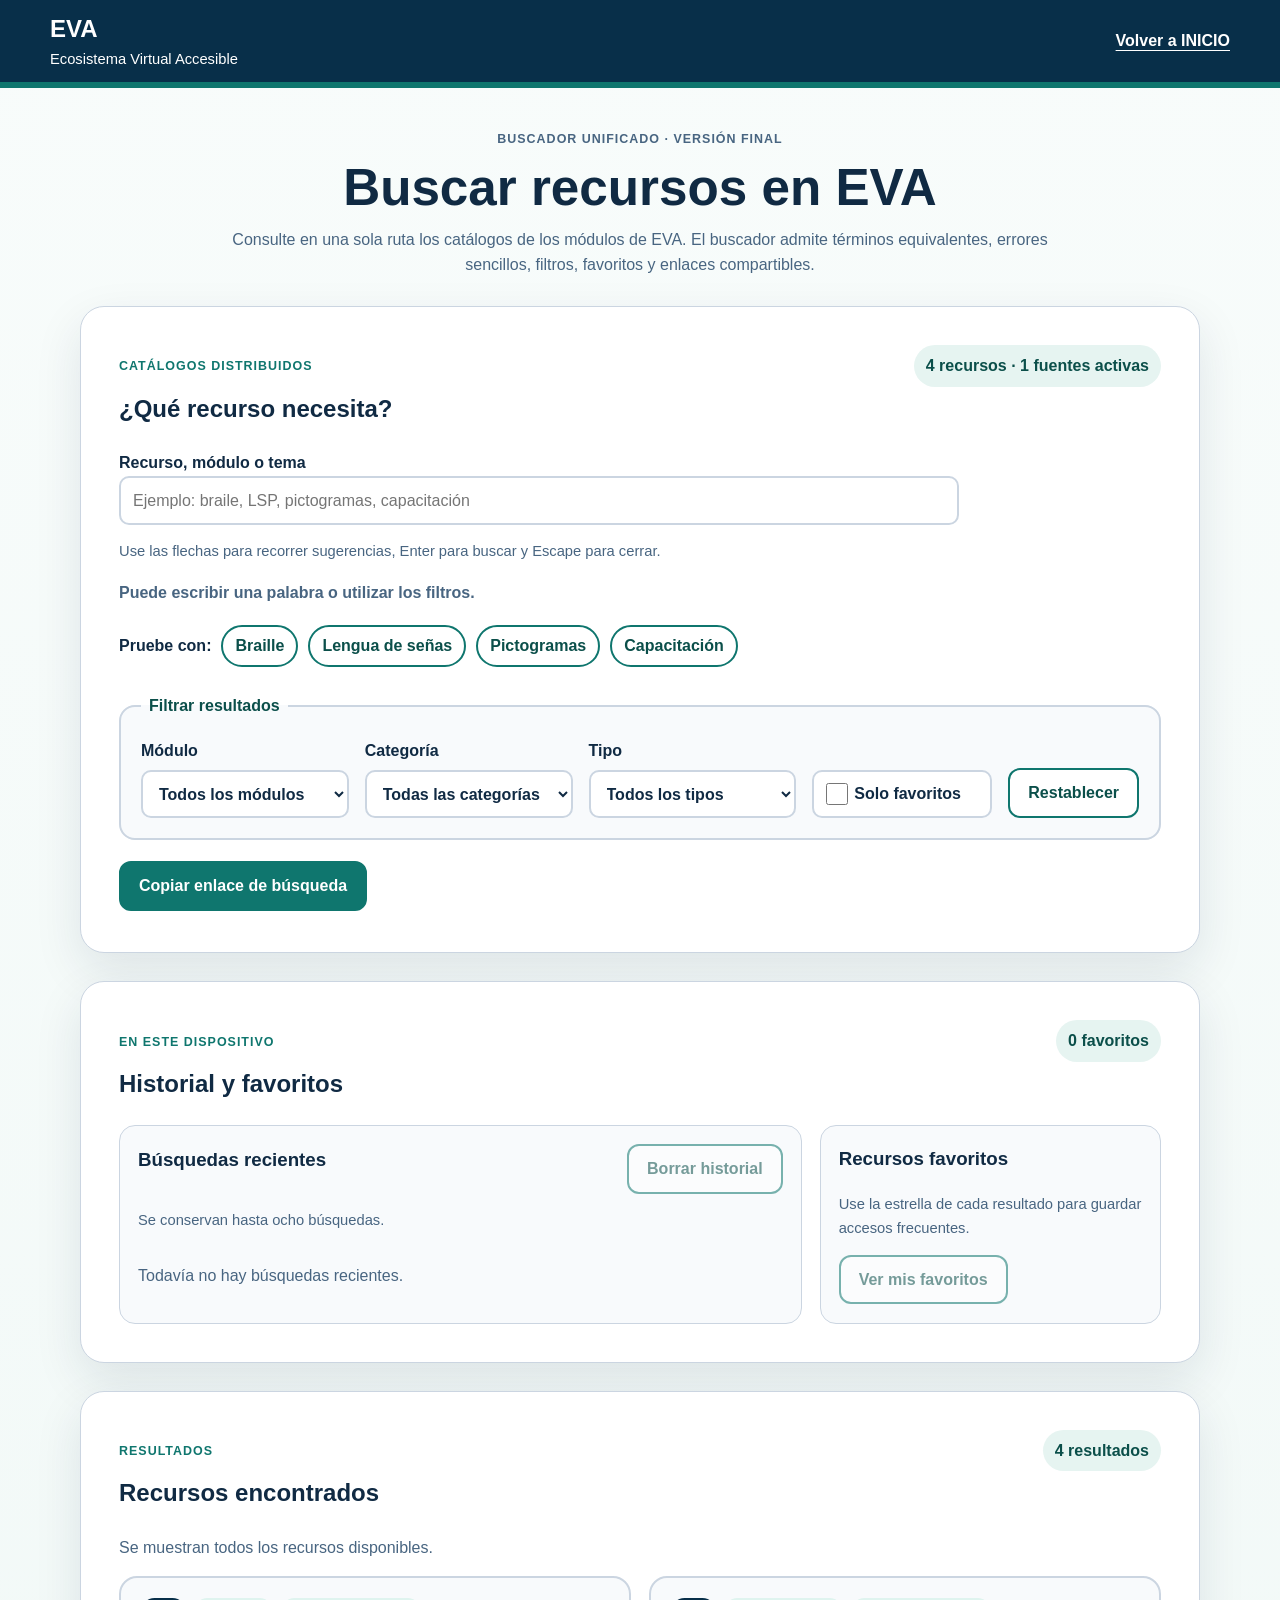
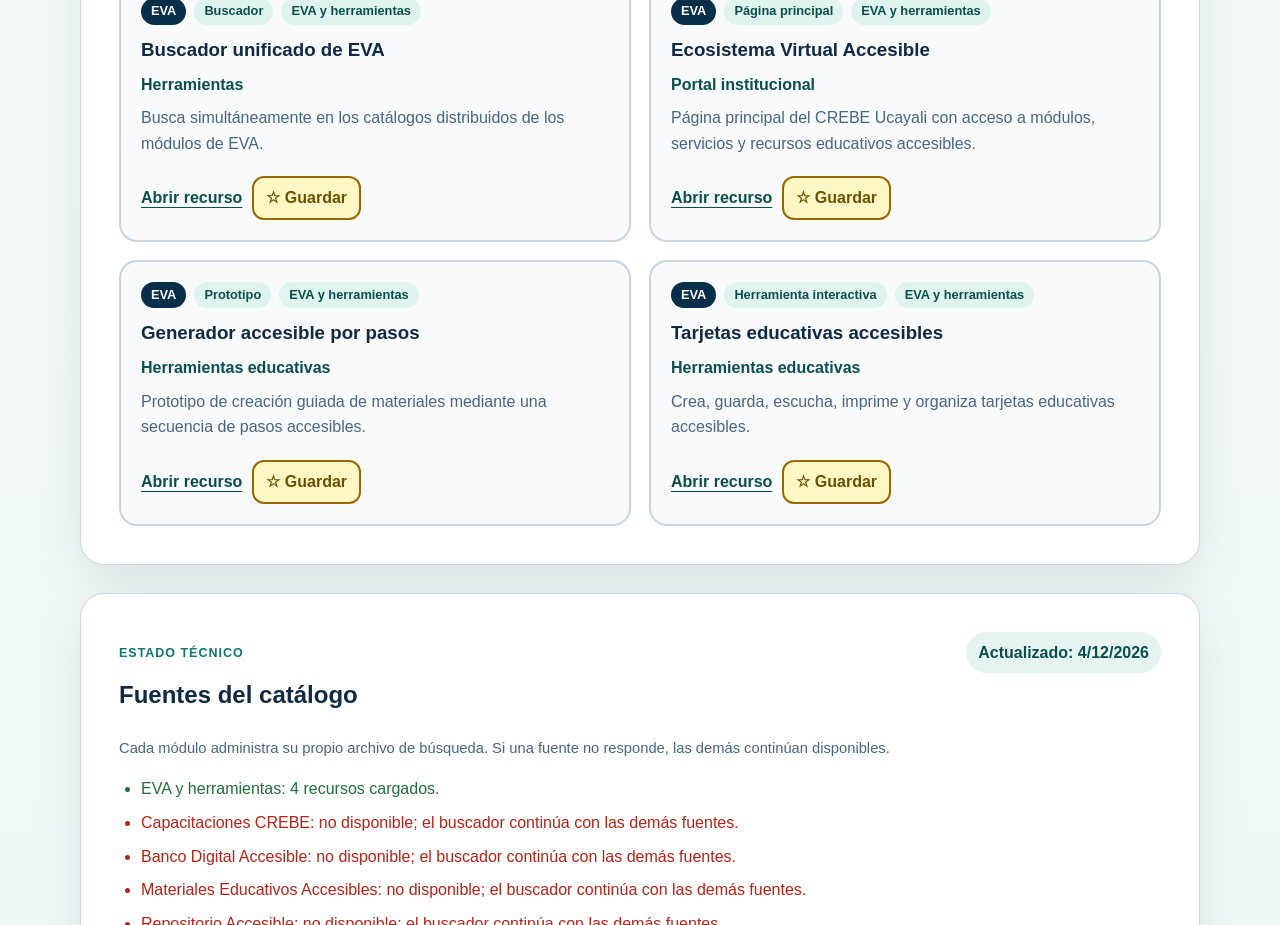
<file: buscar/index.html>
<!DOCTYPE html>
<html lang="es">
<head>
  <meta charset="utf-8">
  <meta http-equiv="Content-Security-Policy" content="default-src 'self'; base-uri 'self'; object-src 'none'; script-src 'self'; style-src 'self'; img-src 'self' data:; font-src 'self'; connect-src 'self' https://dteimbhwtzghhsijeeld.supabase.co; media-src 'self'; frame-src 'none'; form-action 'self'; manifest-src 'self'; worker-src 'self'; upgrade-insecure-requests">
  <meta name="viewport" content="width=device-width, initial-scale=1">
  <title>Buscar recursos en EVA | CREBE Ucayali</title>
  <meta name="description" content="Buscador unificado y accesible de módulos, materiales, noticias, capacitaciones y recursos del Ecosistema Virtual Accesible.">
  <link rel="canonical" href="https://crebeucayali.github.io/buscar/">
  <link rel="stylesheet" href="estilos.css?v=5">
<link rel="icon" type="image/webp" href="https://crebeucayali.github.io/materiales-educativos-accesibles/logo-crebe.webp?v=20261105">
</head>
<body>
  <a class="saltar" href="#contenido-principal">Saltar al contenido principal</a>
  <header class="cabecera">
    <div class="cabecera-interior">
      <a class="marca" href="../"><strong>EVA</strong><span>Ecosistema Virtual Accesible</span></a>
      <a class="volver" href="../">Volver a INICIO</a>
    </div>
  </header>

  <main id="contenido-principal" class="contenedor">
    <section class="presentacion" aria-labelledby="titulo-pagina">
      <p class="etiqueta">Buscador unificado · Versión final</p>
      <h1 id="titulo-pagina">Buscar recursos en EVA</h1>
      <p>Consulte en una sola ruta los catálogos de los módulos de EVA. El buscador admite términos equivalentes, errores sencillos, filtros, favoritos y enlaces compartibles.</p>
    </section>

    <section class="panel" aria-labelledby="titulo-buscador">
      <div class="encabezado-seccion">
        <div><p class="etiqueta-seccion">Catálogos distribuidos</p><h2 id="titulo-buscador">¿Qué recurso necesita?</h2></div>
        <p id="estado-catalogo" class="insignia" role="status" aria-live="polite">Cargando fuentes…</p>
      </div>

      <div class="campo-autocompletado">
        <label for="buscador">Recurso, módulo o tema</label>
        <div class="entrada-con-boton">
          <input id="buscador" type="search" autocomplete="off" placeholder="Ejemplo: braile, LSP, pictogramas, capacitación" role="combobox" aria-autocomplete="list" aria-expanded="false" aria-controls="lista-sugerencias" aria-activedescendant="" aria-describedby="ayuda-buscador estado-buscador estado-correccion" disabled>
          <button id="limpiar" type="button" hidden>Limpiar</button>
        </div>
        <p id="ayuda-buscador" class="ayuda">Use las flechas para recorrer sugerencias, Enter para buscar y Escape para cerrar.</p>
        <ul id="lista-sugerencias" class="lista-sugerencias" role="listbox" hidden></ul>
        <p id="estado-buscador" class="estado" role="status" aria-live="polite">Espere mientras se cargan los catálogos.</p>
        <p id="estado-correccion" class="correccion" role="status" aria-live="polite" hidden></p>
      </div>

      <div class="sugerencias-rapidas" aria-label="Búsquedas sugeridas">
        <span>Pruebe con:</span>
        <button type="button" data-consulta="braille">Braille</button>
        <button type="button" data-consulta="lengua de señas">Lengua de señas</button>
        <button type="button" data-consulta="pictogramas">Pictogramas</button>
        <button type="button" data-consulta="capacitación">Capacitación</button>
      </div>

      <fieldset class="filtros">
        <legend>Filtrar resultados</legend>
        <div class="filtros-cuadricula">
          <label>Módulo<select id="filtro-modulo" disabled><option value="">Todos los módulos</option></select></label>
          <label>Categoría<select id="filtro-categoria" disabled><option value="">Todas las categorías</option></select></label>
          <label>Tipo<select id="filtro-tipo" disabled><option value="">Todos los tipos</option></select></label>
          <label class="casilla"><input id="solo-favoritos" type="checkbox" disabled> Solo favoritos</label>
          <button id="restablecer-filtros" type="button" disabled>Restablecer</button>
        </div>
      </fieldset>

      <div class="acciones-busqueda">
        <button id="compartir-busqueda" type="button" class="principal" disabled>Copiar enlace de búsqueda</button>
        <p id="estado-compartir" class="estado" role="status" aria-live="polite"></p>
      </div>
    </section>

    <section class="panel personal" aria-labelledby="titulo-personalizacion">
      <div class="encabezado-seccion"><div><p class="etiqueta-seccion">En este dispositivo</p><h2 id="titulo-personalizacion">Historial y favoritos</h2></div><p id="contador-favoritos" class="insignia" aria-live="polite">0 favoritos</p></div>
      <div class="personal-cuadricula">
        <article><div class="bloque-encabezado"><h3>Búsquedas recientes</h3><button id="borrar-historial" type="button" disabled>Borrar historial</button></div><p class="ayuda">Se conservan hasta ocho búsquedas.</p><div id="historial-busquedas" class="historial"><p class="vacio-pequeno">Todavía no hay búsquedas recientes.</p></div></article>
        <article><h3>Recursos favoritos</h3><p class="ayuda">Use la estrella de cada resultado para guardar accesos frecuentes.</p><button id="ver-favoritos" type="button" disabled>Ver mis favoritos</button></article>
      </div>
    </section>

    <section class="panel resultados" aria-labelledby="titulo-resultados">
      <div class="encabezado-seccion"><div><p class="etiqueta-seccion">Resultados</p><h2 id="titulo-resultados">Recursos encontrados</h2></div><p id="contador-resultados" class="insignia" aria-live="polite">Cargando…</p></div>
      <p id="resumen-filtros" class="resumen">Todavía no se aplicaron filtros.</p>
      <div id="lista-resultados" class="lista-resultados" aria-label="Resultados de búsqueda"><p class="vacio">Cargando recursos…</p></div>
    </section>

    <section class="panel fuentes" aria-labelledby="titulo-fuentes">
      <div class="encabezado-seccion"><div><p class="etiqueta-seccion">Estado técnico</p><h2 id="titulo-fuentes">Fuentes del catálogo</h2></div><p id="fecha-indice" class="insignia">Sin actualizar</p></div>
      <p class="ayuda">Cada módulo administra su propio archivo de búsqueda. Si una fuente no responde, las demás continúan disponibles.</p>
      <ul id="lista-fuentes" class="lista-fuentes"><li>Cargando fuentes…</li></ul>
    </section>

    <section class="explicacion" aria-labelledby="titulo-fases">
      <h2 id="titulo-fases">Desarrollo del buscador</h2>
      <div class="fases">
        <article><h3>Fase 1 · Completada</h3><p>Catálogo JSON, resultados y filtros.</p></article>
        <article><h3>Fase 2 · Completada</h3><p>Sinónimos, errores, historial, favoritos y enlaces.</p></article>
        <article class="fase-actual"><h3>Fase 3 · Completada</h3><p>Catálogos por módulo, ruta definitiva e integración con EVA.</p></article>
      </div>
    </section>
  </main>

  <footer><p>Buscador institucional de EVA. Los favoritos y el historial permanecen solamente en este navegador.</p></footer>
  <script src="app.js?v=7"></script>
  <script src="https://crebeucayali.github.io/accesos-complementarios/accesibilidad/accesibilidad.js?v=12"></script>
  <script src="https://crebeucayali.github.io/accesos-complementarios/estadisticas/visitas-eva.js?v=3" data-eva-modulo="principal" defer></script>
</body>
</html>
</file>
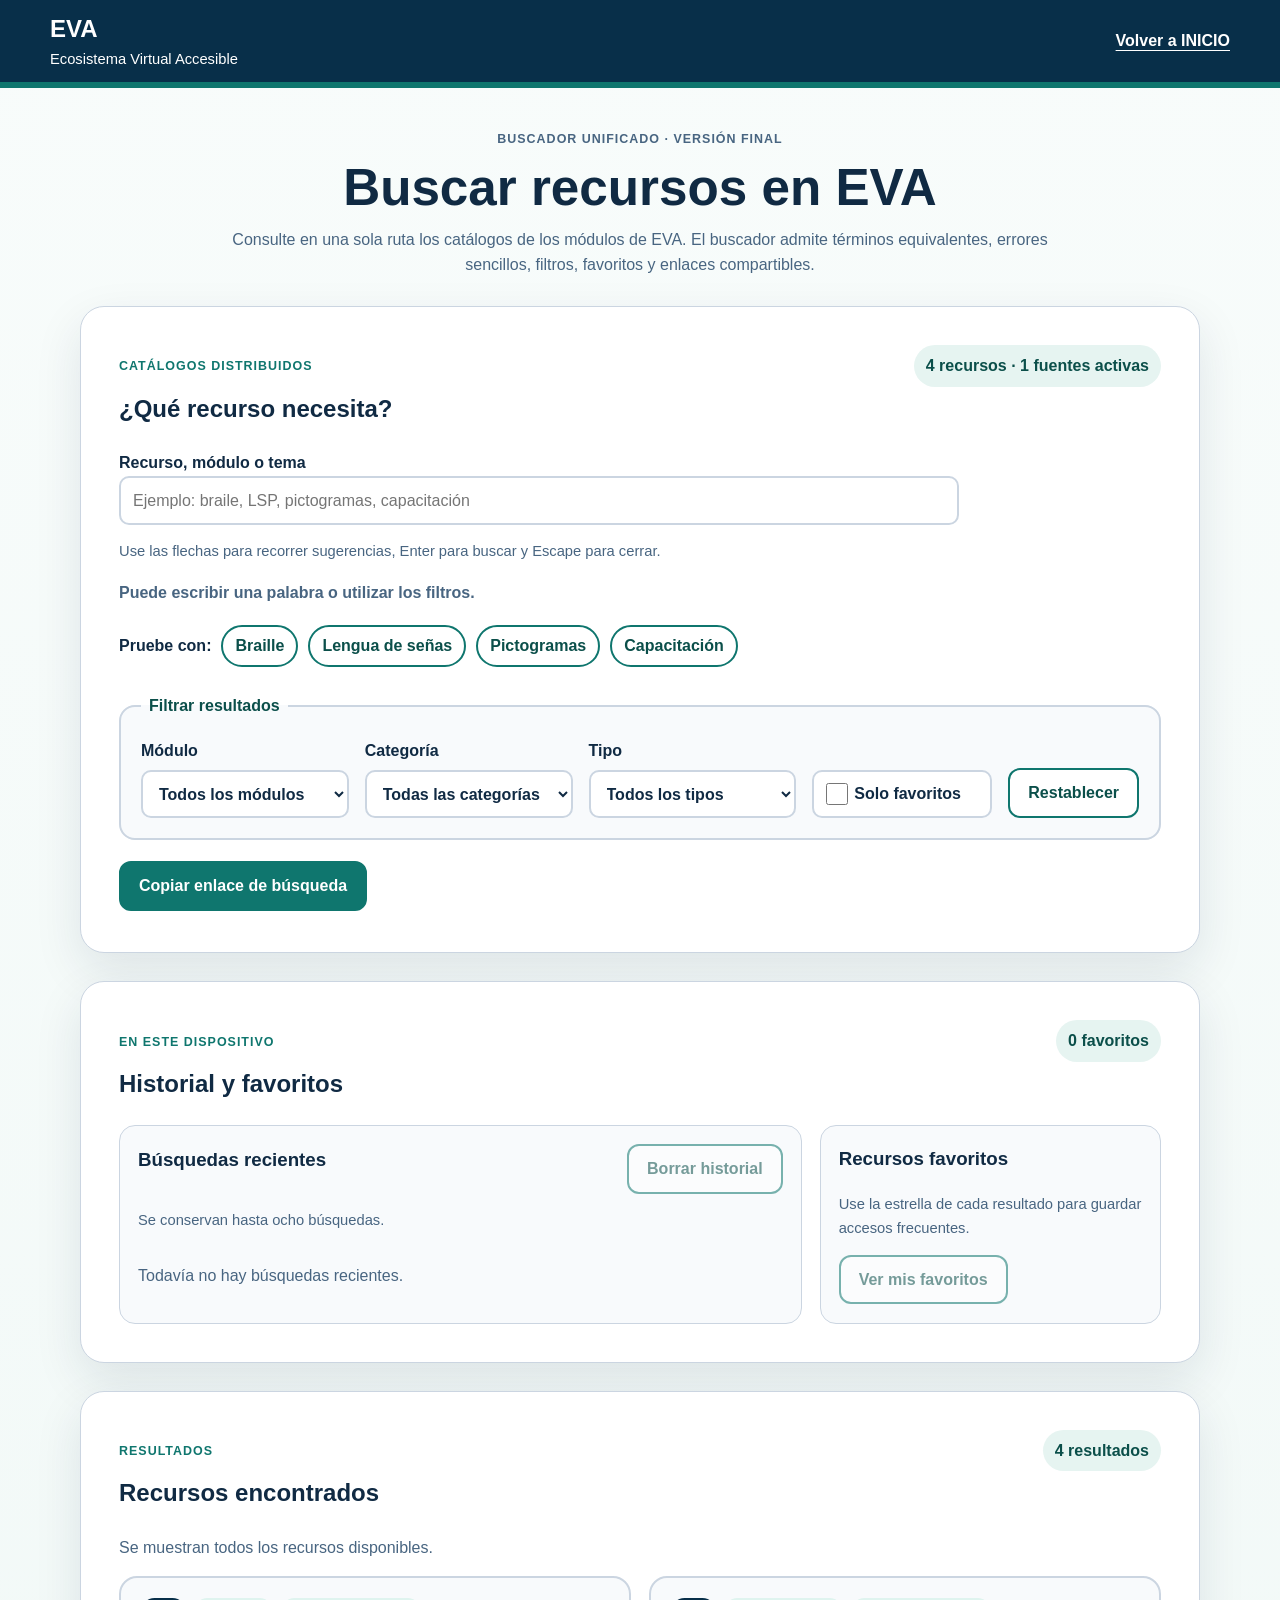
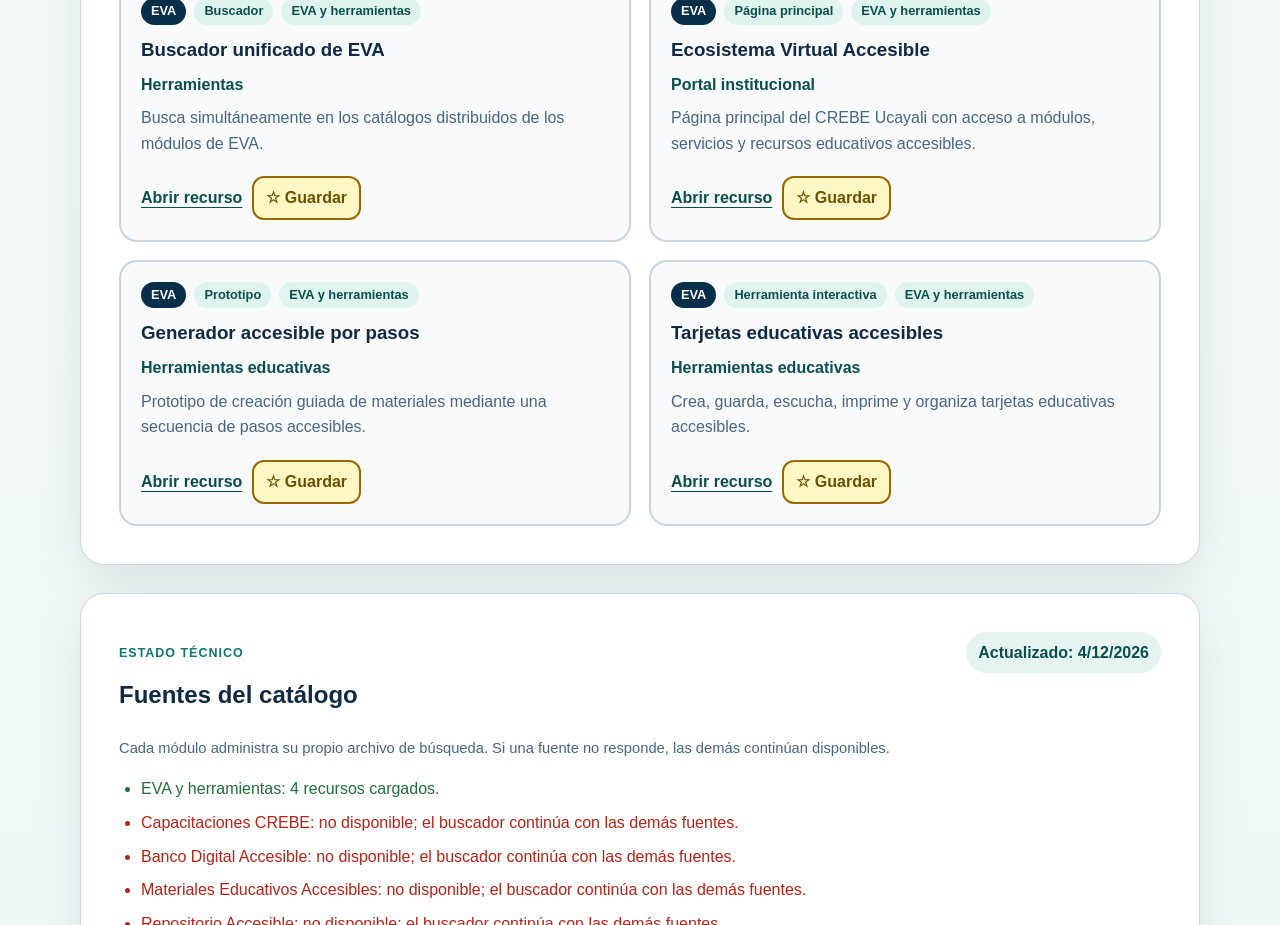
<file: pruebas/buscador-accesible/index.html>
<!DOCTYPE html>
<html lang="es">
<head>
  <meta charset="utf-8">
  <meta http-equiv="Content-Security-Policy" content="default-src 'self'; base-uri 'self'; object-src 'none'; script-src 'self'; style-src 'self'; img-src 'self' data:; font-src 'self'; connect-src 'self'; media-src 'self'; frame-src 'none'; form-action 'self'; manifest-src 'self'; worker-src 'self'; upgrade-insecure-requests">
  <meta name="viewport" content="width=device-width, initial-scale=1">
  <title>Buscador trasladado | EVA</title>
  <meta name="robots" content="noindex">
  <link rel="stylesheet" href="redirigir.css?v=1">
  <script src="redirigir.js?v=1" defer></script>
</head>
<body>
  <main>
    <h1>El buscador tiene una nueva ruta</h1>
    <p>La herramienta fue trasladada a su ubicación definitiva. La búsqueda y los filtros del enlace se conservarán.</p>
    <a id="enlace-destino" href="../../buscar/">Ir al buscador de EVA</a>
  </main>
</body>
</html>
</file>
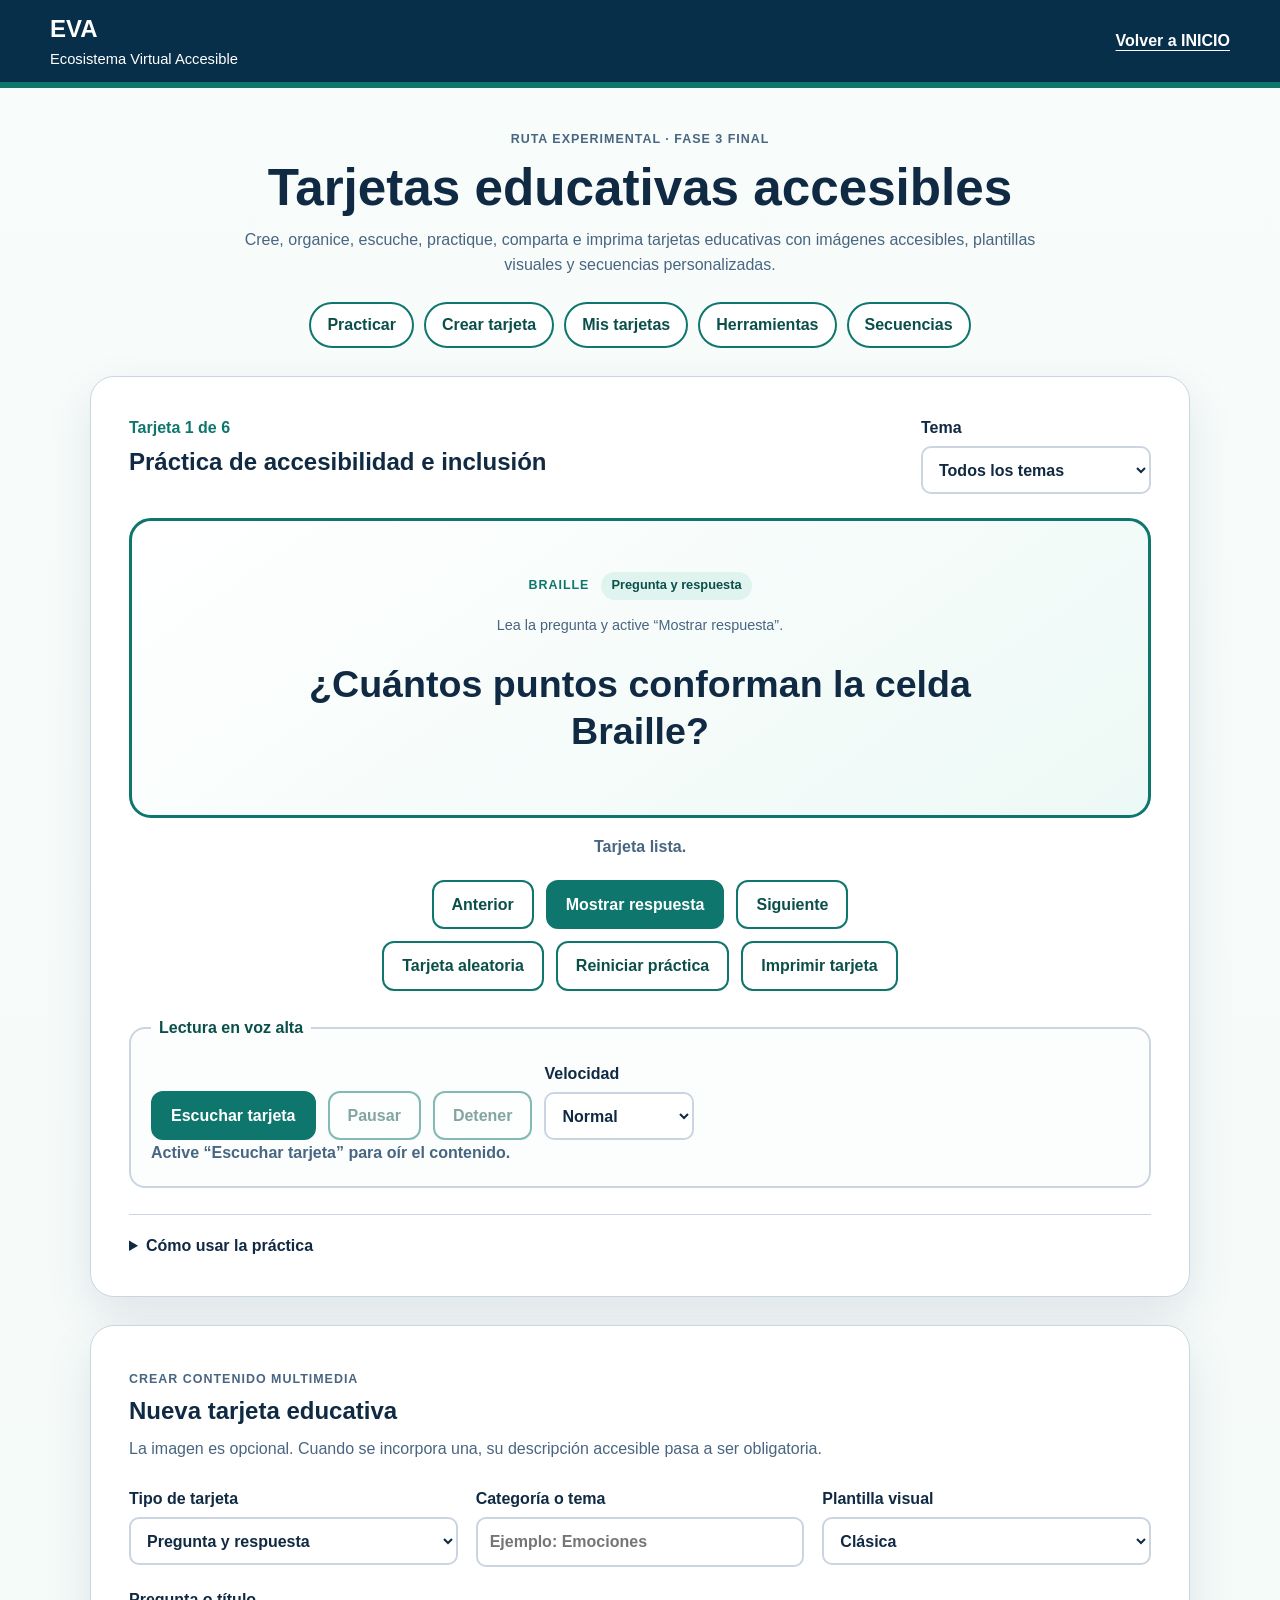
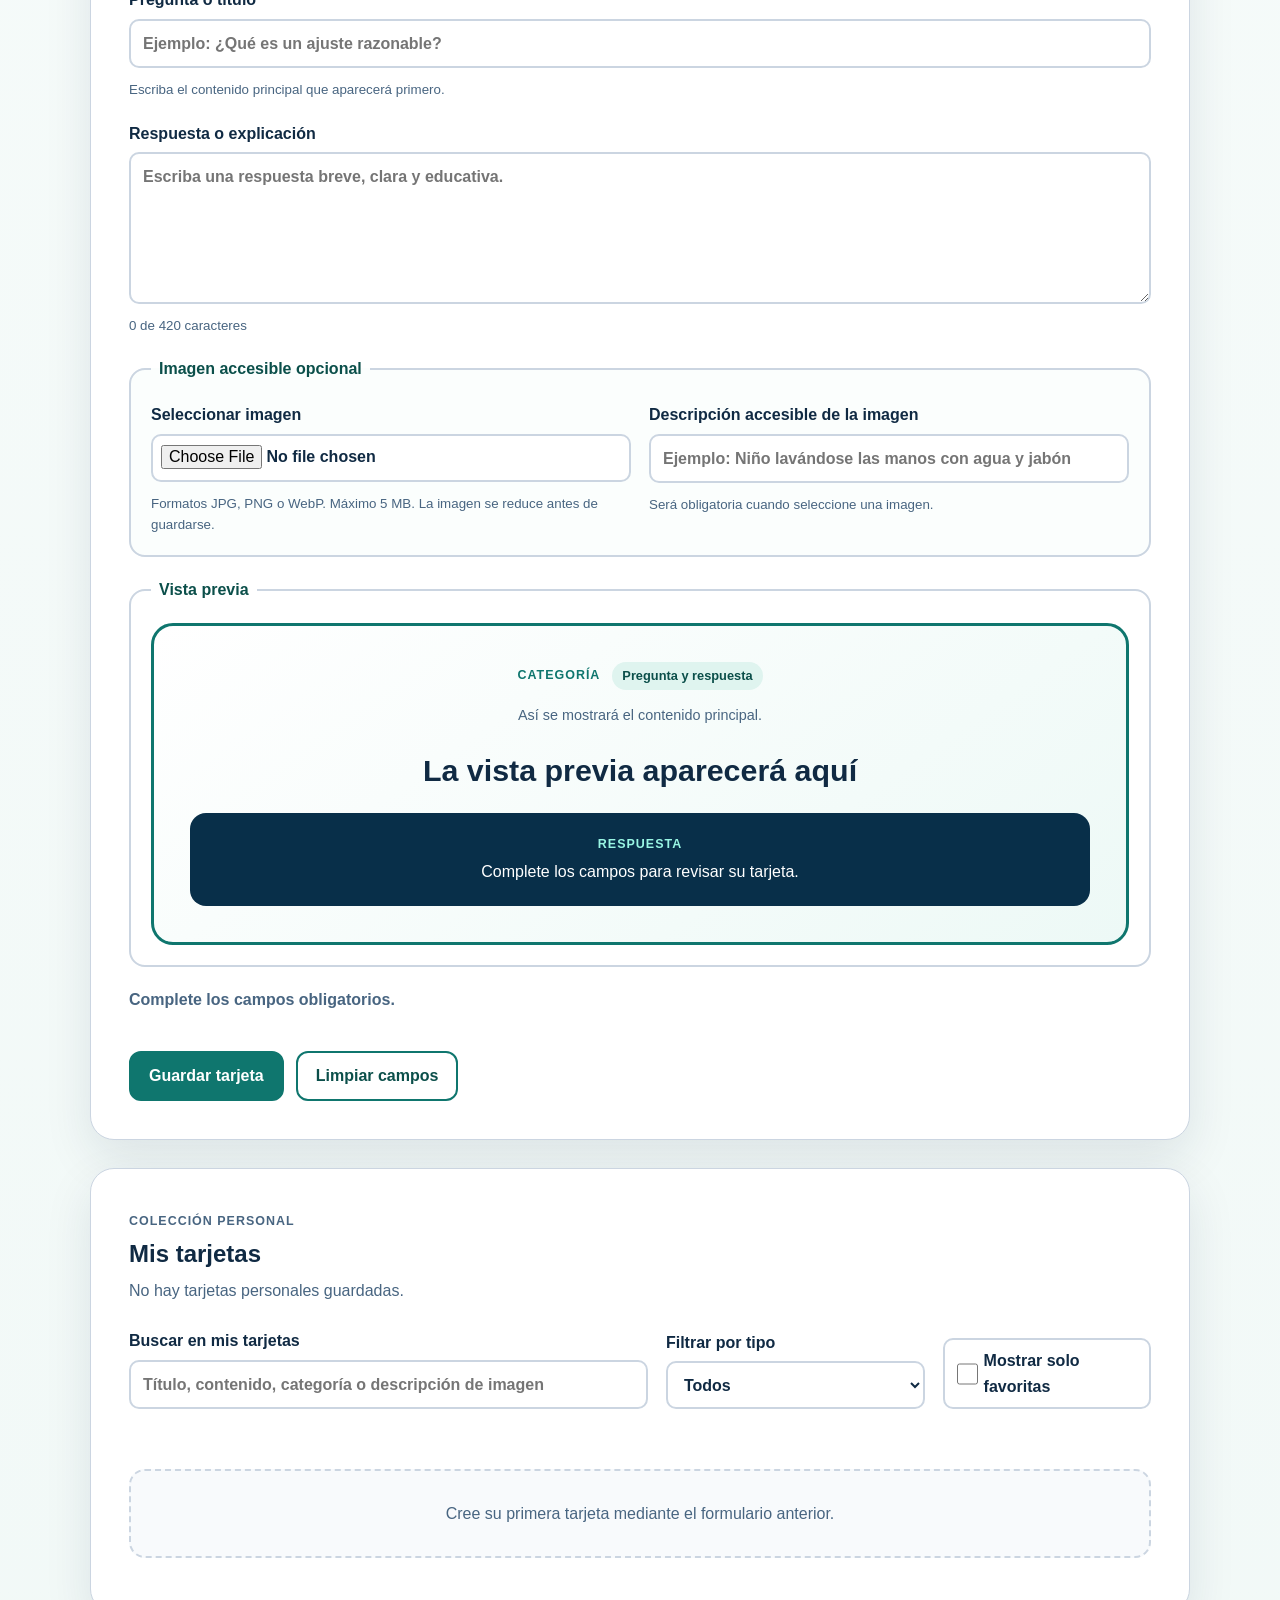
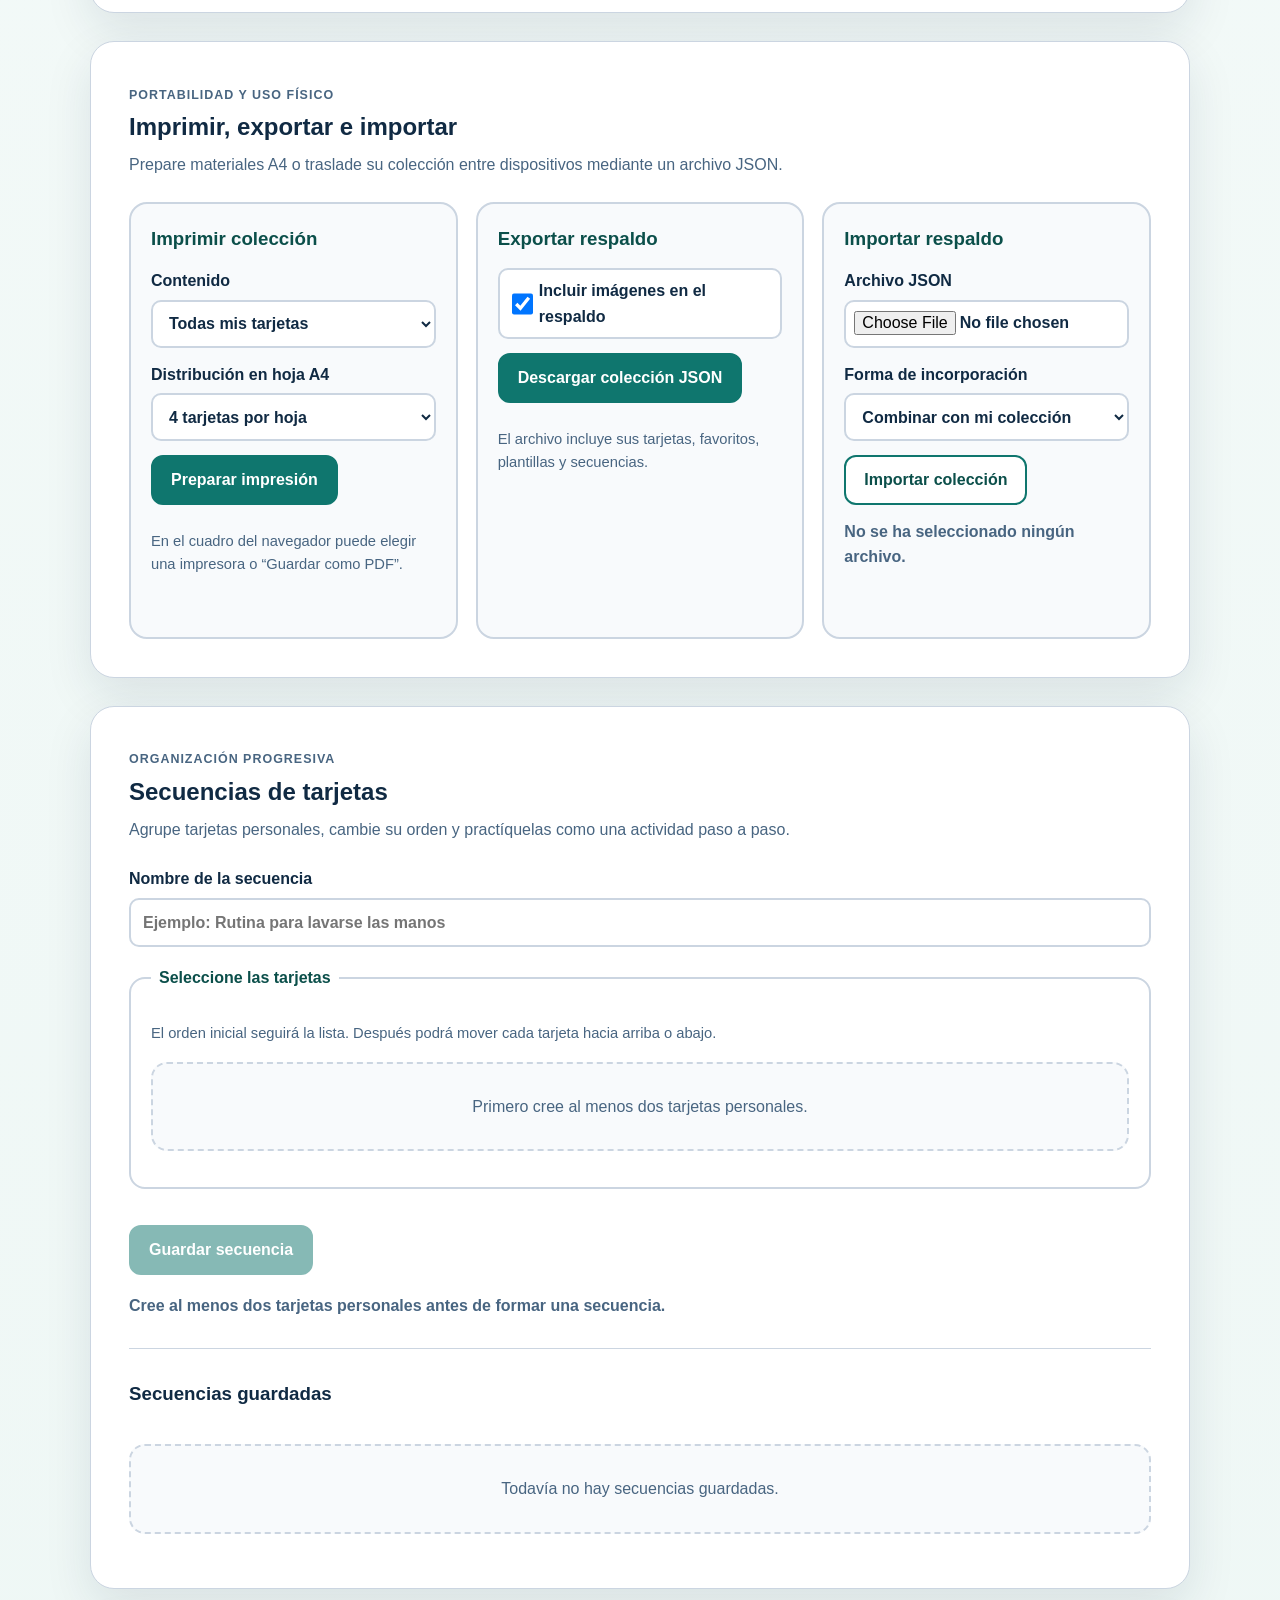
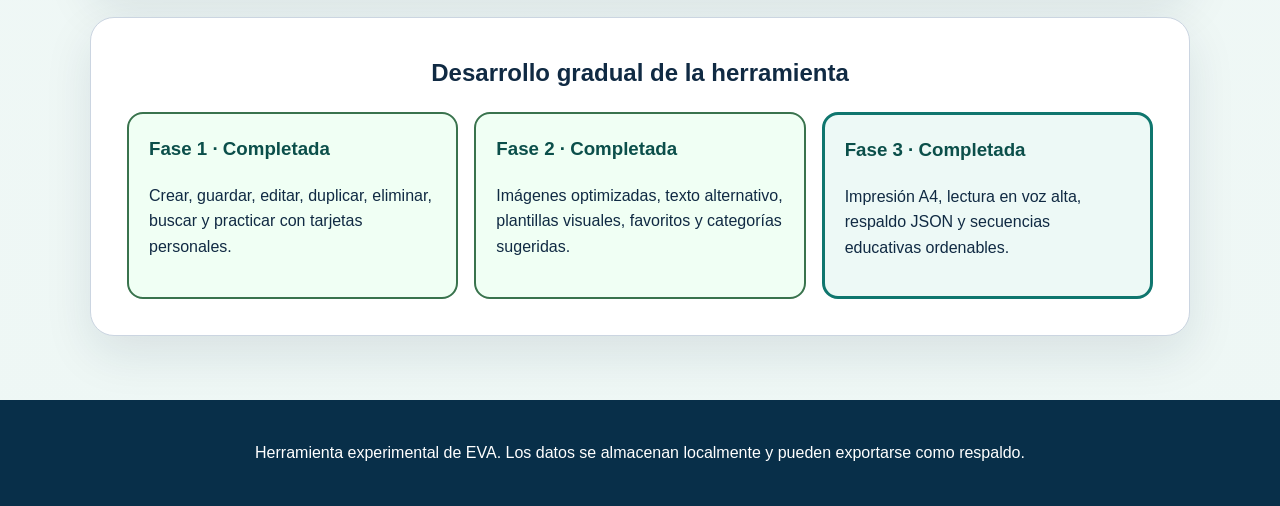
<file: pruebas/tarjetas-educativas/index.html>
<!DOCTYPE html>
<html lang="es">
<head>
  <meta charset="utf-8">
  <meta http-equiv="Content-Security-Policy" content="default-src 'self'; base-uri 'self'; object-src 'none'; script-src 'self'; style-src 'self'; img-src 'self' data: blob:; font-src 'self'; connect-src 'self' https://dteimbhwtzghhsijeeld.supabase.co; media-src 'self' data: blob:; frame-src 'none'; form-action 'self'; manifest-src 'self'; worker-src 'self'; upgrade-insecure-requests">
  <meta name="viewport" content="width=device-width, initial-scale=1">
  <title>Tarjetas educativas accesibles | EVA</title>
  <meta name="description" content="Herramienta para crear, guardar, practicar, imprimir, escuchar y organizar tarjetas educativas accesibles en EVA.">
  <link rel="stylesheet" href="estilos.css?v=4">
  <link rel="stylesheet" href="impresion.css?v=1" media="print">
</head>
<body>
  <a class="saltar" href="#contenido-principal">Saltar al contenido principal</a>

  <header class="cabecera">
    <div class="cabecera-interior">
      <a class="marca" href="../../">
        <strong>EVA</strong>
        <span>Ecosistema Virtual Accesible</span>
      </a>
      <a class="volver" href="../../">Volver a INICIO</a>
    </div>
  </header>

  <main id="contenido-principal" class="contenedor">
    <section class="presentacion" aria-labelledby="titulo-pagina">
      <p class="etiqueta">Ruta experimental · Fase 3 final</p>
      <h1 id="titulo-pagina">Tarjetas educativas accesibles</h1>
      <p>
        Cree, organice, escuche, practique, comparta e imprima tarjetas educativas con imágenes
        accesibles, plantillas visuales y secuencias personalizadas.
      </p>
      <nav class="atajos-seccion" aria-label="Secciones de la herramienta">
        <a href="#practicar">Practicar</a>
        <a href="#crear">Crear tarjeta</a>
        <a href="#mis-tarjetas">Mis tarjetas</a>
        <a href="#herramientas">Herramientas</a>
        <a href="#secuencias">Secuencias</a>
      </nav>
    </section>

    <section id="practicar" class="panel" aria-labelledby="titulo-actividad">
      <div class="panel-encabezado">
        <div>
          <p id="progreso" class="progreso" aria-live="polite">Tarjeta 1</p>
          <h2 id="titulo-actividad">Práctica de accesibilidad e inclusión</h2>
        </div>
        <label class="selector">
          Tema
          <select id="selector-tema">
            <option value="todos">Todos los temas</option>
          </select>
        </label>
      </div>

      <article id="tarjeta" class="tarjeta plantilla-clasica" tabindex="0" aria-labelledby="pregunta" aria-describedby="instruccion-tarjeta">
        <div class="tarjeta-metadatos">
          <span id="categoria" class="categoria">Braille</span>
          <span id="tipo-tarjeta" class="tipo-tarjeta">Pregunta y respuesta</span>
        </div>
        <p id="instruccion-tarjeta" class="instruccion">Lea el contenido y active “Mostrar respuesta”.</p>
        <figure id="contenedor-imagen-practica" class="tarjeta-imagen" hidden>
          <img id="imagen-practica" alt="">
        </figure>
        <h3 id="pregunta">¿Cuántos puntos conforman la celda Braille?</h3>
        <div id="respuesta" class="respuesta" hidden>
          <p id="etiqueta-respuesta" class="respuesta-etiqueta">Respuesta</p>
          <p id="texto-respuesta">La celda Braille está formada por seis puntos organizados en dos columnas de tres.</p>
        </div>
      </article>

      <p id="estado" class="estado" role="status" aria-live="polite">Pregunta lista.</p>

      <div class="acciones" aria-label="Controles de las tarjetas">
        <button id="anterior" type="button">Anterior</button>
        <button id="mostrar" type="button" class="principal" aria-expanded="false" aria-controls="respuesta">Mostrar respuesta</button>
        <button id="siguiente" type="button">Siguiente</button>
      </div>

      <div class="acciones-secundarias">
        <button id="aleatoria" type="button">Tarjeta aleatoria</button>
        <button id="reiniciar" type="button">Reiniciar práctica</button>
        <button id="imprimir-actual" type="button">Imprimir tarjeta</button>
      </div>

      <fieldset class="controles-voz">
        <legend>Lectura en voz alta</legend>
        <div class="acciones-voz">
          <button id="escuchar-tarjeta" type="button" class="principal">Escuchar tarjeta</button>
          <button id="pausar-lectura" type="button" disabled>Pausar</button>
          <button id="detener-lectura" type="button" disabled>Detener</button>
          <label>
            Velocidad
            <select id="velocidad-lectura">
              <option value="0.75">Lenta</option>
              <option value="1" selected>Normal</option>
              <option value="1.25">Rápida</option>
            </select>
          </label>
        </div>
        <p id="estado-voz" class="estado-formulario" role="status" aria-live="polite">
          Active “Escuchar tarjeta” para oír el contenido.
        </p>
      </fieldset>

      <details class="ayuda">
        <summary>Cómo usar la práctica</summary>
        <ul>
          <li>Use Anterior y Siguiente para recorrer las tarjetas.</li>
          <li>Presione Espacio o Enter sobre la tarjeta para mostrar u ocultar el contenido.</li>
          <li>Use las flechas izquierda y derecha para cambiar de tarjeta.</li>
          <li>La lectura en voz alta utiliza las voces disponibles en su navegador.</li>
          <li>“Imprimir tarjeta” también permite guardarla como PDF desde el cuadro de impresión.</li>
        </ul>
      </details>
    </section>

    <section id="crear" class="panel creador" aria-labelledby="titulo-creador">
      <div class="seccion-encabezado">
        <div>
          <p class="etiqueta-seccion">Crear contenido multimedia</p>
          <h2 id="titulo-creador">Nueva tarjeta educativa</h2>
          <p>La imagen es opcional. Cuando se incorpora una, su descripción accesible pasa a ser obligatoria.</p>
        </div>
        <button id="cancelar-edicion" type="button" class="secundario" hidden>Cancelar edición</button>
      </div>

      <form id="formulario-tarjeta" novalidate>
        <input id="tarjeta-id" name="tarjeta-id" type="hidden">

        <div class="formulario-cuadricula tres-columnas">
          <label>
            Tipo de tarjeta
            <select id="campo-tipo" name="tipo" required>
              <option value="pregunta">Pregunta y respuesta</option>
              <option value="concepto">Concepto</option>
              <option value="rutina">Rutina o instrucción</option>
            </select>
          </label>

          <label>
            Categoría o tema
            <input id="campo-categoria" name="categoria" type="text" maxlength="40" required list="categorias-sugeridas" placeholder="Ejemplo: Emociones">
            <datalist id="categorias-sugeridas">
              <option value="Accesibilidad"></option>
              <option value="Braille"></option>
              <option value="Emociones"></option>
              <option value="Inclusión educativa"></option>
              <option value="Lengua de Señas Peruana"></option>
              <option value="Rutinas"></option>
            </datalist>
          </label>

          <label>
            Plantilla visual
            <select id="campo-plantilla" name="plantilla">
              <option value="clasica">Clásica</option>
              <option value="visual">Imagen destacada</option>
              <option value="contraste">Alto contraste</option>
            </select>
          </label>
        </div>

        <label>
          <span id="etiqueta-frente">Pregunta o título</span>
          <input id="campo-frente" name="frente" type="text" maxlength="120" required placeholder="Ejemplo: ¿Qué es un ajuste razonable?">
          <small id="ayuda-frente">Escriba el contenido principal que aparecerá primero.</small>
        </label>

        <label>
          <span id="etiqueta-reverso">Respuesta o explicación</span>
          <textarea id="campo-reverso" name="reverso" rows="5" maxlength="420" required placeholder="Escriba una respuesta breve, clara y educativa."></textarea>
          <small id="contador-reverso">0 de 420 caracteres</small>
        </label>

        <fieldset class="campo-imagen">
          <legend>Imagen accesible opcional</legend>
          <div class="formulario-cuadricula">
            <label>
              Seleccionar imagen
              <input id="campo-imagen" name="imagen" type="file" accept="image/jpeg,image/png,image/webp">
              <small>Formatos JPG, PNG o WebP. Máximo 5 MB. La imagen se reduce antes de guardarse.</small>
            </label>

            <label>
              Descripción accesible de la imagen
              <input id="campo-alternativo" name="alternativo" type="text" maxlength="160" placeholder="Ejemplo: Niño lavándose las manos con agua y jabón">
              <small id="ayuda-alternativo">Será obligatoria cuando seleccione una imagen.</small>
            </label>
          </div>

          <div id="control-imagen" class="control-imagen" hidden>
            <figure class="miniatura-formulario">
              <img id="imagen-formulario" alt="">
            </figure>
            <div>
              <p id="estado-imagen" role="status" aria-live="polite">Imagen preparada.</p>
              <button id="retirar-imagen" type="button" class="peligro">Retirar imagen</button>
            </div>
          </div>
        </fieldset>

        <fieldset>
          <legend>Vista previa</legend>
          <article id="vista-previa" class="tarjeta tarjeta-previa plantilla-clasica" aria-live="polite">
            <div class="tarjeta-metadatos">
              <span id="previa-categoria" class="categoria">Categoría</span>
              <span id="previa-tipo" class="tipo-tarjeta">Pregunta y respuesta</span>
            </div>
            <p class="instruccion">Así se mostrará el contenido principal.</p>
            <figure id="contenedor-imagen-previa" class="tarjeta-imagen" hidden>
              <img id="imagen-previa" alt="">
            </figure>
            <h3 id="previa-frente">La vista previa aparecerá aquí</h3>
            <div class="respuesta vista-respuesta">
              <p id="previa-etiqueta" class="respuesta-etiqueta">Respuesta</p>
              <p id="previa-reverso">Complete los campos para revisar su tarjeta.</p>
            </div>
          </article>
        </fieldset>

        <p id="estado-formulario" class="estado-formulario" role="status" aria-live="polite">
          Complete los campos obligatorios.
        </p>

        <div class="acciones-formulario">
          <button id="guardar-tarjeta" type="submit" class="principal">Guardar tarjeta</button>
          <button id="limpiar-formulario" type="button">Limpiar campos</button>
        </div>
      </form>
    </section>

    <section id="mis-tarjetas" class="panel banco" aria-labelledby="titulo-banco">
      <div class="seccion-encabezado">
        <div>
          <p class="etiqueta-seccion">Colección personal</p>
          <h2 id="titulo-banco">Mis tarjetas</h2>
          <p id="contador-tarjetas" aria-live="polite">No hay tarjetas personales guardadas.</p>
        </div>
      </div>

      <div class="filtros-banco">
        <label>
          Buscar en mis tarjetas
          <input id="buscar-personales" type="search" autocomplete="off" placeholder="Título, contenido, categoría o descripción de imagen">
        </label>
        <label>
          Filtrar por tipo
          <select id="filtro-tipo">
            <option value="todos">Todos</option>
            <option value="pregunta">Pregunta y respuesta</option>
            <option value="concepto">Concepto</option>
            <option value="rutina">Rutina o instrucción</option>
          </select>
        </label>
        <label class="casilla-filtro">
          <input id="solo-favoritas" type="checkbox">
          Mostrar solo favoritas
        </label>
      </div>

      <p id="estado-banco" class="estado-formulario" role="status" aria-live="polite"></p>
      <div id="lista-personales" class="lista-personales" aria-label="Tarjetas personales guardadas"></div>
    </section>

    <section id="herramientas" class="panel" aria-labelledby="titulo-herramientas">
      <div class="seccion-encabezado">
        <div>
          <p class="etiqueta-seccion">Portabilidad y uso físico</p>
          <h2 id="titulo-herramientas">Imprimir, exportar e importar</h2>
          <p>Prepare materiales A4 o traslade su colección entre dispositivos mediante un archivo JSON.</p>
        </div>
      </div>

      <div class="herramientas-cuadricula">
        <article class="herramienta">
          <h3>Imprimir colección</h3>
          <label>
            Contenido
            <select id="contenido-impresion">
              <option value="personales">Todas mis tarjetas</option>
              <option value="favoritas">Solo favoritas</option>
              <option value="filtradas">Resultados visibles del banco</option>
            </select>
          </label>
          <label>
            Distribución en hoja A4
            <select id="tarjetas-por-hoja">
              <option value="1">1 tarjeta por hoja</option>
              <option value="2">2 tarjetas por hoja</option>
              <option value="4" selected>4 tarjetas por hoja</option>
            </select>
          </label>
          <button id="imprimir-coleccion" type="button" class="principal">Preparar impresión</button>
          <p class="ayuda-breve">En el cuadro del navegador puede elegir una impresora o “Guardar como PDF”.</p>
          <p id="estado-impresion" class="estado-formulario" role="status" aria-live="polite"></p>
        </article>

        <article class="herramienta">
          <h3>Exportar respaldo</h3>
          <label class="casilla-filtro">
            <input id="exportar-imagenes" type="checkbox" checked>
            Incluir imágenes en el respaldo
          </label>
          <button id="exportar-coleccion" type="button" class="principal">Descargar colección JSON</button>
          <p class="ayuda-breve">El archivo incluye sus tarjetas, favoritos, plantillas y secuencias.</p>
        </article>

        <article class="herramienta">
          <h3>Importar respaldo</h3>
          <label>
            Archivo JSON
            <input id="archivo-importacion" type="file" accept="application/json,.json">
          </label>
          <label>
            Forma de incorporación
            <select id="modo-importacion">
              <option value="combinar">Combinar con mi colección</option>
              <option value="reemplazar">Reemplazar mi colección</option>
            </select>
          </label>
          <button id="importar-coleccion" type="button">Importar colección</button>
          <p id="estado-transferencia" class="estado-formulario" role="status" aria-live="polite">
            No se ha seleccionado ningún archivo.
          </p>
        </article>
      </div>
    </section>

    <section id="secuencias" class="panel" aria-labelledby="titulo-secuencias">
      <div class="seccion-encabezado">
        <div>
          <p class="etiqueta-seccion">Organización progresiva</p>
          <h2 id="titulo-secuencias">Secuencias de tarjetas</h2>
          <p>Agrupe tarjetas personales, cambie su orden y practíquelas como una actividad paso a paso.</p>
        </div>
      </div>

      <form id="formulario-secuencia" class="formulario-secuencia">
        <input id="secuencia-id" type="hidden">
        <label>
          Nombre de la secuencia
          <input id="nombre-secuencia" type="text" maxlength="80" required placeholder="Ejemplo: Rutina para lavarse las manos">
        </label>

        <fieldset>
          <legend>Seleccione las tarjetas</legend>
          <p class="ayuda-breve">El orden inicial seguirá la lista. Después podrá mover cada tarjeta hacia arriba o abajo.</p>
          <div id="selector-tarjetas-secuencia" class="selector-tarjetas-secuencia"></div>
        </fieldset>

        <div class="acciones-formulario">
          <button id="guardar-secuencia" type="submit" class="principal">Guardar secuencia</button>
          <button id="cancelar-secuencia" type="button" hidden>Cancelar edición</button>
        </div>
        <p id="estado-secuencia" class="estado-formulario" role="status" aria-live="polite">
          Cree al menos una tarjeta personal antes de formar una secuencia.
        </p>
      </form>

      <div class="separador-seccion"></div>

      <h3>Secuencias guardadas</h3>
      <div id="lista-secuencias" class="lista-secuencias"></div>

      <section id="visor-secuencia" class="visor-secuencia" aria-labelledby="titulo-visor-secuencia" hidden>
        <div class="seccion-encabezado">
          <div>
            <p id="progreso-secuencia" class="progreso" aria-live="polite">Paso 1</p>
            <h3 id="titulo-visor-secuencia">Práctica de secuencia</h3>
          </div>
          <button id="cerrar-visor-secuencia" type="button">Cerrar práctica</button>
        </div>

        <article id="tarjeta-secuencia" class="tarjeta plantilla-clasica" tabindex="0">
          <div class="tarjeta-metadatos">
            <span id="categoria-secuencia" class="categoria">Categoría</span>
            <span id="tipo-secuencia" class="tipo-tarjeta">Tipo</span>
          </div>
          <figure id="contenedor-imagen-secuencia" class="tarjeta-imagen" hidden>
            <img id="imagen-secuencia" alt="">
          </figure>
          <h3 id="frente-secuencia">Contenido de la tarjeta</h3>
          <div id="reverso-secuencia" class="respuesta" hidden>
            <p id="etiqueta-reverso-secuencia" class="respuesta-etiqueta">Respuesta</p>
            <p id="texto-reverso-secuencia"></p>
          </div>
        </article>

        <div class="acciones">
          <button id="anterior-secuencia" type="button">Anterior</button>
          <button id="mostrar-secuencia" type="button" class="principal" aria-expanded="false">Mostrar contenido</button>
          <button id="siguiente-secuencia" type="button">Siguiente</button>
        </div>
      </section>
    </section>

    <section class="explicacion" aria-labelledby="titulo-fases">
      <h2 id="titulo-fases">Desarrollo gradual de la herramienta</h2>
      <div class="usos">
        <article class="fase-completa">
          <h3>Fase 1 · Completada</h3>
          <p>Crear, guardar, editar, duplicar, eliminar, buscar y practicar con tarjetas personales.</p>
        </article>
        <article class="fase-completa">
          <h3>Fase 2 · Completada</h3>
          <p>Imágenes optimizadas, texto alternativo, plantillas visuales, favoritos y categorías sugeridas.</p>
        </article>
        <article class="fase-actual">
          <h3>Fase 3 · Completada</h3>
          <p>Impresión A4, lectura en voz alta, respaldo JSON y secuencias educativas ordenables.</p>
        </article>
      </div>
    </section>
  </main>

  <section id="zona-impresion" class="zona-impresion" aria-hidden="true" hidden></section>

  <footer>
    <p>Herramienta experimental de EVA. Los datos se almacenan localmente y pueden exportarse como respaldo.</p>
  </footer>

  <script src="app.js?v=3"></script>
  <script src="fase3.js?v=1"></script>
  <script src="https://crebeucayali.github.io/accesos-complementarios/accesibilidad/accesibilidad.js?v=12"></script>
  <script src="https://crebeucayali.github.io/accesos-complementarios/estadisticas/visitas-eva.js?v=3" data-eva-modulo="principal" defer></script>
</body>
</html>
</file>
<file: buscar/estilos.css>
:root{--fondo:#eef7f5;--superficie:#fff;--texto:#102a43;--sec:#486581;--marca:#0f766e;--osc:#0b4f4a;--borde:#cbd5e1;--foco:#f59e0b;--suave:#f8fafc;--error:#b42318;--ok:#216e39}
*{box-sizing:border-box}html{scroll-behavior:smooth}body{margin:0;font-family:Arial,Helvetica,sans-serif;color:var(--texto);background:linear-gradient(180deg,#f8fcfb,var(--fondo));line-height:1.6}[hidden]{display:none!important}
.saltar{position:fixed;top:10px;left:10px;z-index:1000;padding:10px 14px;background:#fff;color:#082f49;border:3px solid var(--foco);transform:translateY(-160%)}.saltar:focus{transform:translateY(0)}
.cabecera{background:#082f49;color:#fff;border-bottom:6px solid var(--marca)}.cabecera-interior{width:min(1180px,calc(100% - 32px));margin:auto;min-height:82px;display:flex;align-items:center;justify-content:space-between;gap:20px}.marca{color:#fff;text-decoration:none;display:flex;flex-direction:column}.marca strong{font-size:1.5rem}.marca span{font-size:.92rem}.volver{color:#fff;font-weight:700;text-underline-offset:4px}
.contenedor{width:min(1120px,calc(100% - 32px));margin:auto;padding:42px 0 64px}.presentacion{text-align:center;margin-bottom:28px}.presentacion h1{font-size:clamp(2rem,5vw,3.2rem);line-height:1.1;margin:.2em 0}.presentacion p{max-width:850px;margin:auto;color:var(--sec)}.etiqueta,.etiqueta-seccion{text-transform:uppercase;letter-spacing:.08em;font-weight:800;font-size:.78rem;color:var(--marca)}
.panel,.explicacion{background:var(--superficie);border:1px solid var(--borde);border-radius:24px;box-shadow:0 18px 48px rgba(16,42,67,.1);padding:clamp(22px,4vw,38px);margin-top:28px}.encabezado-seccion{display:flex;justify-content:space-between;align-items:flex-start;gap:24px;margin-bottom:22px}.encabezado-seccion h2{margin:.15rem 0 0}.insignia{margin:0;padding:8px 12px;border-radius:999px;background:#e6f4f1;color:var(--osc);font-weight:800}.insignia.error{background:#fff1f0;color:var(--error)}
.campo-autocompletado{position:relative;max-width:850px}.campo-autocompletado>label,.filtros label{display:grid;gap:6px;font-weight:700}.entrada-con-boton{display:grid;grid-template-columns:minmax(0,1fr) auto;gap:10px}input,select,button{font:inherit}input,select{width:100%;min-height:48px;padding:10px 12px;border:2px solid var(--borde);border-radius:10px;background:#fff;color:var(--texto)}button{min-height:48px;padding:10px 18px;border:2px solid var(--marca);border-radius:12px;background:#fff;color:var(--osc);font-weight:800;cursor:pointer}button:hover{background:#e6f4f1}button:disabled{opacity:.55;cursor:not-allowed}.principal{background:var(--marca);color:#fff}.principal:hover{background:var(--osc)}
.ayuda,.estado,.resumen{color:var(--sec)}.ayuda{font-size:.92rem}.estado{min-height:1.5em;font-weight:700}.correccion{padding:10px 12px;border-left:4px solid var(--foco);background:#fff8e5;color:#5b4813}
.lista-sugerencias{position:absolute;z-index:30;top:86px;left:0;right:0;margin:0;padding:6px;list-style:none;border:2px solid var(--marca);border-radius:14px;background:#fff;box-shadow:0 18px 44px rgba(16,42,67,.18);max-height:370px;overflow:auto}.lista-sugerencias button{width:100%;min-height:0;padding:12px;border:0;display:grid;grid-template-columns:auto 1fr;gap:12px;text-align:left;align-items:center}.lista-sugerencias button.activo,.lista-sugerencias button:hover{background:#dff4ef}.tipo{min-width:62px;padding:4px 8px;border-radius:999px;background:#082f49;color:#fff;text-align:center;font-size:.78rem;font-weight:800}.texto-sugerencia{display:grid}.texto-sugerencia span{color:var(--sec);font-size:.88rem}
.sugerencias-rapidas,.acciones-busqueda,.historial{display:flex;align-items:center;flex-wrap:wrap;gap:10px}.sugerencias-rapidas{margin-top:20px}.sugerencias-rapidas span{font-weight:800}.sugerencias-rapidas button,.historial button{min-height:40px;padding:6px 12px;border-radius:999px}.acciones-busqueda{margin-top:18px}
.filtros{margin:26px 0 0;padding:20px;border:2px solid var(--borde);border-radius:16px;background:var(--suave)}.filtros legend{padding:0 8px;color:var(--osc);font-weight:800}.filtros-cuadricula{display:grid;grid-template-columns:repeat(3,minmax(0,1fr)) minmax(180px,.8fr) auto;gap:16px;align-items:end}.casilla{display:flex!important;align-items:center;gap:9px;min-height:48px;padding:8px 12px;border:2px solid var(--borde);border-radius:10px;background:#fff}.casilla input{width:22px;min-height:22px;margin:0}
.personal-cuadricula{display:grid;grid-template-columns:2fr 1fr;gap:18px}.personal article{padding:18px;border:1px solid var(--borde);border-radius:16px;background:var(--suave)}.personal h3{margin-top:0}.bloque-encabezado{display:flex;align-items:center;justify-content:space-between;gap:12px}.vacio-pequeno{color:var(--sec)}
.lista-resultados{display:grid;grid-template-columns:repeat(2,minmax(0,1fr));gap:18px}.resultado{display:flex;flex-direction:column;min-width:0;padding:20px;border:2px solid var(--borde);border-radius:18px;background:var(--suave)}.resultado-meta{display:flex;flex-wrap:wrap;gap:8px}.resultado-meta span{padding:3px 10px;border-radius:999px;background:#dff4ef;color:var(--osc);font-size:.8rem;font-weight:800}.resultado-meta span:first-child{background:#082f49;color:#fff}.resultado h3{margin:.8rem 0 .35rem;line-height:1.3}.resultado p{margin:.25rem 0;color:var(--sec)}.resultado-categoria{font-weight:700;color:var(--osc)!important}.resultado-acciones{display:flex;align-items:center;gap:10px;flex-wrap:wrap;margin-top:auto;padding-top:16px}.resultado-enlace{color:var(--osc);font-weight:800;text-underline-offset:4px}.favorito{min-height:42px;padding:7px 12px;border-color:#9a6700;color:#6b4f00;background:#fff8c5}.favorito[aria-pressed=true]{background:#9a6700;color:#fff}.vacio{grid-column:1/-1;padding:30px;border:2px dashed var(--borde);border-radius:16px;text-align:center;color:var(--sec);background:var(--suave)}
.lista-fuentes{display:grid;gap:8px;padding-left:22px}.lista-fuentes li.cargada{color:var(--ok)}.lista-fuentes li.error{color:var(--error)}.fases{display:grid;grid-template-columns:repeat(3,1fr);gap:16px}.fases article{padding:20px;border:1px solid var(--borde);border-radius:16px;background:var(--suave)}.fases h3{margin-top:0;color:var(--osc)}.fase-actual{border:3px solid var(--marca)!important;background:#edf9f6!important}.explicacion h2{text-align:center;margin-top:0}
:where(a,button,input,select,[tabindex]):focus-visible{outline:4px solid var(--foco)!important;outline-offset:3px!important}footer{padding:24px 16px;background:#082f49;color:#fff;text-align:center}
@media(max-width:980px){.filtros-cuadricula{grid-template-columns:repeat(2,minmax(0,1fr))}.personal-cuadricula{grid-template-columns:1fr}}
@media(max-width:760px){.cabecera-interior,.encabezado-seccion{align-items:stretch;flex-direction:column}.cabecera-interior{padding:18px 0}.lista-resultados,.fases,.filtros-cuadricula{grid-template-columns:1fr}.entrada-con-boton{grid-template-columns:1fr}.lista-sugerencias{top:137px}.bloque-encabezado{align-items:flex-start;flex-direction:column}}
@media(max-width:480px){.contenedor{width:min(100% - 20px,1120px);padding-top:28px}.panel,.explicacion{border-radius:18px}.sugerencias-rapidas{display:grid}.sugerencias-rapidas button{width:100%}}
@media(prefers-reduced-motion:reduce){*,*::before,*::after{scroll-behavior:auto!important;animation-duration:.01ms!important;transition-duration:.01ms!important}}

/* Respaldo oculto para copiar enlaces sin estilos inline. */
.copiar-fallback{position:fixed;opacity:0;pointer-events:none}
</file>
<file: pruebas/buscador-accesible/redirigir.css>
body{margin:0;min-height:100vh;display:grid;place-items:center;padding:24px;font-family:Arial,Helvetica,sans-serif;color:#102a43;background:#eef7f5;line-height:1.6}
main{max-width:680px;padding:32px;border:2px solid #0f766e;border-radius:20px;background:#fff;text-align:center;box-shadow:0 18px 48px rgba(16,42,67,.12)}
a{display:inline-block;margin-top:12px;padding:11px 18px;border-radius:12px;background:#0f766e;color:#fff;font-weight:800}
</file>
<file: pruebas/tarjetas-educativas/estilos.css>
:root{
  --fondo:#eef7f5;
  --superficie:#ffffff;
  --texto:#102a43;
  --secundario:#486581;
  --marca:#0f766e;
  --marca-oscura:#0b4f4a;
  --borde:#cbd5e1;
  --foco:#f59e0b;
  --peligro:#b42318;
  --peligro-fondo:#fff1f0;
  --suave:#f8fafc;
}

*{box-sizing:border-box}
html{scroll-behavior:smooth}
body{margin:0;font-family:Arial,Helvetica,sans-serif;color:var(--texto);background:linear-gradient(180deg,#f8fcfb 0%,var(--fondo) 100%);line-height:1.6}
[hidden]{display:none !important}

.saltar{position:fixed;top:10px;left:10px;z-index:1000;padding:10px 14px;background:#fff;color:#082f49;border:3px solid var(--foco);transform:translateY(-160%)}
.saltar:focus{transform:translateY(0)}
.cabecera{background:#082f49;color:#fff;border-bottom:6px solid var(--marca)}
.cabecera-interior{width:min(1180px,calc(100% - 32px));margin:auto;min-height:82px;display:flex;align-items:center;justify-content:space-between;gap:20px}
.marca{color:#fff;text-decoration:none;display:flex;flex-direction:column}
.marca strong{font-size:1.5rem}.marca span{font-size:.92rem}
.volver{color:#fff;font-weight:700;text-underline-offset:4px}
.contenedor{width:min(1100px,calc(100% - 32px));margin:0 auto;padding:42px 0 64px}
.presentacion{text-align:center;margin-bottom:28px}
.etiqueta,.categoria,.respuesta-etiqueta,.etiqueta-seccion{text-transform:uppercase;letter-spacing:.08em;font-weight:800;font-size:.78rem}
.etiqueta,.etiqueta-seccion{color:var(--marca)}
.presentacion h1{font-size:clamp(2rem,5vw,3.2rem);line-height:1.1;margin:.2em 0}
.presentacion p{max-width:820px;margin:0 auto;color:var(--secundario)}
.atajos-seccion{margin-top:24px;display:flex;justify-content:center;flex-wrap:wrap;gap:10px}
.atajos-seccion a{display:inline-flex;min-height:44px;align-items:center;padding:8px 16px;border:2px solid var(--marca);border-radius:999px;background:#fff;color:var(--marca-oscura);font-weight:800;text-decoration:none}
.atajos-seccion a:hover{background:#e6f4f1}

.panel,.explicacion{background:var(--superficie);border:1px solid var(--borde);border-radius:24px;box-shadow:0 18px 48px rgba(16,42,67,.1)}
.panel{padding:clamp(20px,4vw,38px);margin-top:28px;scroll-margin-top:20px}
.panel-encabezado,.seccion-encabezado{display:flex;justify-content:space-between;gap:24px;align-items:flex-start;margin-bottom:24px}
.panel-encabezado h2,.seccion-encabezado h2{margin:.15rem 0 0}
.seccion-encabezado p{margin:.35rem 0 0;color:var(--secundario);max-width:760px}
.progreso{margin:0;color:var(--marca);font-weight:800}
.selector{font-weight:700;display:grid;gap:6px;min-width:230px}
select,input,textarea,button{font:inherit}
select,input,textarea{width:100%;min-height:48px;padding:10px 12px;border:2px solid var(--borde);border-radius:10px;background:#fff;color:var(--texto)}
input[type="file"]{padding:8px}
textarea{resize:vertical;min-height:126px}
select:focus,input:focus,textarea:focus{border-color:var(--marca)}
label{font-weight:700}
label small{display:block;margin-top:5px;color:var(--secundario);font-weight:400}

.tarjeta{min-height:300px;padding:clamp(24px,5vw,48px);border:3px solid var(--marca);border-radius:22px;background:linear-gradient(145deg,#ffffff 0%,#edf9f6 100%);display:flex;flex-direction:column;justify-content:center;text-align:center;outline:none;overflow:hidden}
.tarjeta:focus-visible{box-shadow:0 0 0 5px rgba(245,158,11,.45)}
.tarjeta-metadatos{display:flex;align-items:center;justify-content:center;flex-wrap:wrap;gap:8px 12px}
.categoria{color:var(--marca)}
.tipo-tarjeta{display:inline-flex;align-items:center;min-height:28px;padding:3px 10px;border-radius:999px;background:#dff4ef;color:var(--marca-oscura);font-size:.8rem;font-weight:800}
.instruccion{color:var(--secundario);font-size:.9rem}
.tarjeta h3{font-size:clamp(1.5rem,4vw,2.35rem);line-height:1.25;margin:.6rem auto;max-width:760px}
.respuesta{margin-top:18px;padding:18px;border-radius:16px;background:#082f49;color:#fff}
.respuesta p{margin:.25rem 0}.respuesta-etiqueta{color:#99f6e4}
.estado{min-height:1.6em;text-align:center;color:var(--secundario);font-weight:700}

.tarjeta-imagen{width:min(100%,620px);margin:16px auto 10px;border-radius:16px;overflow:hidden;background:#e2e8f0;border:1px solid var(--borde)}
.tarjeta-imagen img{display:block;width:100%;height:clamp(180px,32vw,330px);object-fit:contain;background:#fff}
.plantilla-visual .tarjeta-imagen{width:calc(100% + clamp(48px,10vw,96px));max-width:none;margin-left:calc(clamp(24px,5vw,48px) * -1);margin-right:calc(clamp(24px,5vw,48px) * -1);margin-top:16px;border-radius:0;border-left:0;border-right:0}
.plantilla-visual .tarjeta-imagen img{height:clamp(220px,38vw,390px);object-fit:cover}
.plantilla-contraste{background:#fff;border-color:#082f49;border-width:5px;color:#061826}
.plantilla-contraste .categoria{color:#082f49}
.plantilla-contraste .tipo-tarjeta{background:#082f49;color:#fff}
.plantilla-contraste .respuesta{background:#000;color:#fff;border:3px solid #000}

.acciones,.acciones-secundarias,.acciones-formulario,.acciones-tarjeta{display:flex;justify-content:center;gap:12px;flex-wrap:wrap}
.acciones{margin-top:20px}.acciones-secundarias{margin-top:12px}.acciones-formulario{justify-content:flex-start;margin-top:18px}.acciones-tarjeta{justify-content:flex-start;margin-top:16px}
button{min-height:48px;padding:10px 18px;border:2px solid var(--marca);border-radius:12px;background:#fff;color:var(--marca-oscura);font-weight:800;cursor:pointer}
button:hover{background:#e6f4f1}button.principal{background:var(--marca);color:#fff}button.principal:hover{background:var(--marca-oscura)}button.secundario{background:var(--suave)}button.peligro{border-color:var(--peligro);color:var(--peligro);background:#fff}button.peligro:hover{background:var(--peligro-fondo)}button:disabled{opacity:.5;cursor:not-allowed}
button.favorito{border-color:#9a6700;color:#6b4f00;background:#fff8c5}
button.favorito[aria-pressed="true"]{background:#9a6700;color:#fff}
:where(a,button,select,input,textarea,[tabindex]):focus-visible{outline:4px solid var(--foco) !important;outline-offset:3px !important}
.ayuda{margin-top:26px;border-top:1px solid var(--borde);padding-top:18px}.ayuda summary{font-weight:800;cursor:pointer}

.creador form{display:grid;gap:20px}
.formulario-cuadricula{display:grid;grid-template-columns:repeat(2,minmax(0,1fr));gap:18px}
.formulario-cuadricula.tres-columnas{grid-template-columns:repeat(3,minmax(0,1fr))}
.formulario-cuadricula label,.creador form>label,.filtros-banco label{display:grid;align-content:start;gap:6px}
fieldset{margin:0;padding:20px;border:2px solid var(--borde);border-radius:16px}
legend{padding:0 8px;font-weight:800;color:var(--marca-oscura)}
.campo-imagen{background:#fbfefd}
.control-imagen{display:grid;grid-template-columns:minmax(160px,260px) 1fr;align-items:center;gap:18px;margin-top:18px;padding:16px;border:2px dashed var(--borde);border-radius:14px;background:#fff}
.control-imagen p{margin:0 0 10px;color:var(--secundario);font-weight:700}
.miniatura-formulario{margin:0;border-radius:12px;overflow:hidden;border:1px solid var(--borde);background:#fff}
.miniatura-formulario img{display:block;width:100%;height:170px;object-fit:contain}
.tarjeta-previa{min-height:260px;padding:clamp(20px,4vw,36px)}
.tarjeta-previa h3{font-size:clamp(1.35rem,3vw,1.9rem)}
.tarjeta-previa.plantilla-visual .tarjeta-imagen{width:calc(100% + clamp(40px,8vw,72px));margin-left:calc(clamp(20px,4vw,36px) * -1);margin-right:calc(clamp(20px,4vw,36px) * -1)}
.vista-respuesta{display:block;margin-top:14px}
.estado-formulario{min-height:1.6em;margin:0;color:var(--secundario);font-weight:700}
.estado-formulario.error{color:var(--peligro)}.estado-formulario.exito{color:var(--marca-oscura)}

.filtros-banco{display:grid;grid-template-columns:minmax(0,2fr) minmax(220px,1fr) minmax(180px,.8fr);gap:18px;margin-bottom:18px;align-items:end}
.casilla-filtro{display:flex !important;align-items:center;gap:10px;min-height:48px;padding:8px 12px;border:2px solid var(--borde);border-radius:10px;background:#fff}
.casilla-filtro input{width:22px;min-height:22px;margin:0}
.lista-personales{display:grid;grid-template-columns:repeat(2,minmax(0,1fr));gap:18px}
.tarjeta-guardada{border:2px solid var(--borde);border-radius:18px;padding:20px;background:var(--suave);display:flex;flex-direction:column;min-width:0;overflow:hidden}
.tarjeta-guardada.plantilla-contraste{border-color:#082f49;background:#fff}
.tarjeta-guardada h3{margin:.6rem 0 .4rem;line-height:1.3;overflow-wrap:anywhere}
.tarjeta-guardada .contenido-guardado{margin:.3rem 0 0;color:var(--secundario);overflow-wrap:anywhere}
.tarjeta-guardada .acciones-tarjeta{margin-top:auto;padding-top:16px}
.tarjeta-guardada .acciones-tarjeta button{min-height:42px;padding:7px 12px;font-size:.92rem}
.imagen-guardada{margin:14px -20px 8px;border-block:1px solid var(--borde);background:#fff}
.imagen-guardada img{display:block;width:100%;height:220px;object-fit:contain}
.plantilla-visual .imagen-guardada img{object-fit:cover;height:260px}
.indicador-imagen{margin:.6rem 0 0;color:var(--marca-oscura);font-size:.86rem;font-weight:800}
.vacio{grid-column:1/-1;padding:30px;border:2px dashed var(--borde);border-radius:16px;text-align:center;color:var(--secundario);background:var(--suave)}

.explicacion{margin-top:28px;padding:clamp(22px,4vw,36px)}
.explicacion h2{text-align:center;margin-top:0}
.usos{display:grid;grid-template-columns:repeat(3,1fr);gap:16px}
.usos article{padding:20px;border:1px solid var(--borde);border-radius:16px;background:var(--suave)}
.usos h3{margin-top:0;color:var(--marca-oscura)}
.usos .fase-actual{border:3px solid var(--marca);background:#edf9f6}
.usos .fase-completa{border:2px solid #39734d;background:#f0fff4}
footer{padding:24px 16px;background:#082f49;color:#fff;text-align:center}

/* Fase 3: voz, impresión, respaldo y secuencias */
.controles-voz{margin-top:24px;background:#fbfefd}
.acciones-voz{display:flex;align-items:end;gap:12px;flex-wrap:wrap}
.acciones-voz label{display:grid;gap:6px;min-width:150px}
.acciones-voz select{min-width:150px}
.ayuda-breve{margin:.7rem 0 0;color:var(--secundario);font-size:.92rem}

.herramientas-cuadricula{display:grid;grid-template-columns:repeat(3,minmax(0,1fr));gap:18px}
.herramienta{display:grid;align-content:start;gap:14px;padding:20px;border:2px solid var(--borde);border-radius:18px;background:var(--suave)}
.herramienta h3{margin:0;color:var(--marca-oscura)}
.herramienta label{display:grid;gap:6px}
.herramienta button{justify-self:start}

.formulario-secuencia{display:grid;gap:18px}
.formulario-secuencia>label{display:grid;gap:6px}
.selector-tarjetas-secuencia{display:grid;grid-template-columns:repeat(2,minmax(0,1fr));gap:10px}
.opcion-secuencia{display:flex;align-items:flex-start;gap:10px;padding:12px;border:2px solid var(--borde);border-radius:12px;background:#fff;font-weight:700}
.opcion-secuencia input{width:22px;min-height:22px;margin:2px 0 0;flex:0 0 auto}
.opcion-secuencia span{min-width:0;overflow-wrap:anywhere}
.opcion-secuencia small{display:block;color:var(--secundario);font-weight:400}
.separador-seccion{height:1px;background:var(--borde);margin:30px 0}

.lista-secuencias{display:grid;gap:18px}
.secuencia-guardada{padding:20px;border:2px solid var(--borde);border-radius:18px;background:var(--suave)}
.secuencia-guardada h4{margin:0 0 6px;font-size:1.15rem}
.secuencia-resumen{margin:0 0 14px;color:var(--secundario)}
.pasos-secuencia{display:grid;gap:8px;margin:0;padding:0;list-style:none}
.paso-secuencia{display:grid;grid-template-columns:auto minmax(0,1fr) auto;align-items:center;gap:10px;padding:10px;border:1px solid var(--borde);border-radius:10px;background:#fff}
.numero-paso{display:inline-flex;align-items:center;justify-content:center;width:32px;height:32px;border-radius:50%;background:var(--marca);color:#fff;font-weight:800}
.paso-secuencia strong{overflow-wrap:anywhere}
.acciones-orden{display:flex;gap:6px}
.acciones-orden button{min-height:38px;padding:5px 10px}
.acciones-secuencia{display:flex;gap:10px;flex-wrap:wrap;margin-top:16px}
.acciones-secuencia button{min-height:42px;padding:7px 12px}

.visor-secuencia{margin-top:28px;padding-top:28px;border-top:3px solid var(--marca)}
.visor-secuencia .tarjeta{margin-top:12px}
.zona-impresion{display:none}

@media(max-width:900px){
  .formulario-cuadricula.tres-columnas,.filtros-banco{grid-template-columns:repeat(2,minmax(0,1fr))}
  .casilla-filtro{align-self:end}
  .herramientas-cuadricula{grid-template-columns:1fr}
}
@media(max-width:760px){
  .cabecera-interior,.panel-encabezado,.seccion-encabezado{align-items:stretch;flex-direction:column}
  .cabecera-interior{padding:18px 0}
  .selector{min-width:0}
  .formulario-cuadricula,.formulario-cuadricula.tres-columnas,.filtros-banco,.lista-personales,.usos,.selector-tarjetas-secuencia{grid-template-columns:1fr}
  .acciones button,.acciones-formulario button,.acciones-voz button{flex:1 1 150px}
  .seccion-encabezado>button{align-self:flex-start}
  .control-imagen{grid-template-columns:1fr}
  .miniatura-formulario img{height:220px}
  .plantilla-visual .tarjeta-imagen{width:calc(100% + 32px);margin-left:-16px;margin-right:-16px}
  .acciones-voz{align-items:stretch}
  .acciones-voz label{width:100%}
  .paso-secuencia{grid-template-columns:auto minmax(0,1fr)}
  .acciones-orden{grid-column:1/-1;justify-content:flex-end}
}
@media(max-width:480px){
  .contenedor{width:min(100% - 20px,1100px);padding-top:28px}
  .panel,.explicacion{border-radius:18px}
  .tarjeta{padding:22px 16px;border-radius:16px}
  fieldset{padding:14px}
  .atajos-seccion{display:grid}
  .atajos-seccion a{justify-content:center}
  .imagen-guardada{margin-inline:-20px}
}
@media(prefers-reduced-motion:reduce){
  *,*::before,*::after{scroll-behavior:auto !important;animation-duration:.01ms !important;transition-duration:.01ms !important}
}
</file>
<file: pruebas/tarjetas-educativas/impresion.css>
@page{
  size:A4;
  margin:10mm;
}

html,body{
  background:#fff !important;
}

body>*:not(#zona-impresion){
  display:none !important;
}

#zona-impresion[hidden],
#zona-impresion{
  display:grid !important;
  width:100%;
  gap:8mm;
  color:#000;
  font-family:Arial,Helvetica,sans-serif;
}

#zona-impresion[data-por-hoja="1"]{
  grid-template-columns:1fr;
}

#zona-impresion[data-por-hoja="2"],
#zona-impresion[data-por-hoja="4"]{
  grid-template-columns:repeat(2,minmax(0,1fr));
}

.tarjeta-impresion{
  break-inside:avoid;
  page-break-inside:avoid;
  border:2px solid #000;
  border-radius:5mm;
  padding:7mm;
  min-height:120mm;
  display:flex;
  flex-direction:column;
  justify-content:center;
  text-align:center;
  background:#fff;
  color:#000;
}

#zona-impresion[data-por-hoja="1"] .tarjeta-impresion{
  min-height:255mm;
}

#zona-impresion[data-por-hoja="2"] .tarjeta-impresion{
  min-height:125mm;
}

#zona-impresion[data-por-hoja="4"] .tarjeta-impresion{
  min-height:122mm;
  padding:5mm;
}

.tarjeta-impresion h2{
  margin:3mm 0;
  font-size:18pt;
  line-height:1.2;
}

#zona-impresion[data-por-hoja="4"] .tarjeta-impresion h2{
  font-size:14pt;
}

.tarjeta-impresion .meta-impresion{
  margin:0;
  font-size:9pt;
  font-weight:700;
  text-transform:uppercase;
  letter-spacing:.05em;
}

.tarjeta-impresion img{
  display:block;
  width:100%;
  max-height:85mm;
  margin:4mm auto;
  object-fit:contain;
}

#zona-impresion[data-por-hoja="4"] .tarjeta-impresion img{
  max-height:48mm;
}

.tarjeta-impresion .respuesta-impresion{
  margin-top:4mm;
  padding:4mm;
  border:1.5px solid #000;
  border-radius:3mm;
  text-align:left;
  font-size:11pt;
}

.tarjeta-impresion .respuesta-impresion strong{
  display:block;
  margin-bottom:2mm;
}

.tarjeta-impresion .descripcion-imagen{
  margin:2mm 0 0;
  font-size:8pt;
  font-style:italic;
  text-align:left;
}

.titulo-coleccion-impresion{
  grid-column:1/-1;
  margin:0 0 2mm;
  font-size:16pt;
  text-align:center;
}

@media print{
  .tarjeta-impresion:nth-of-type(4n+1){
    break-before:auto;
  }
}
</file>
